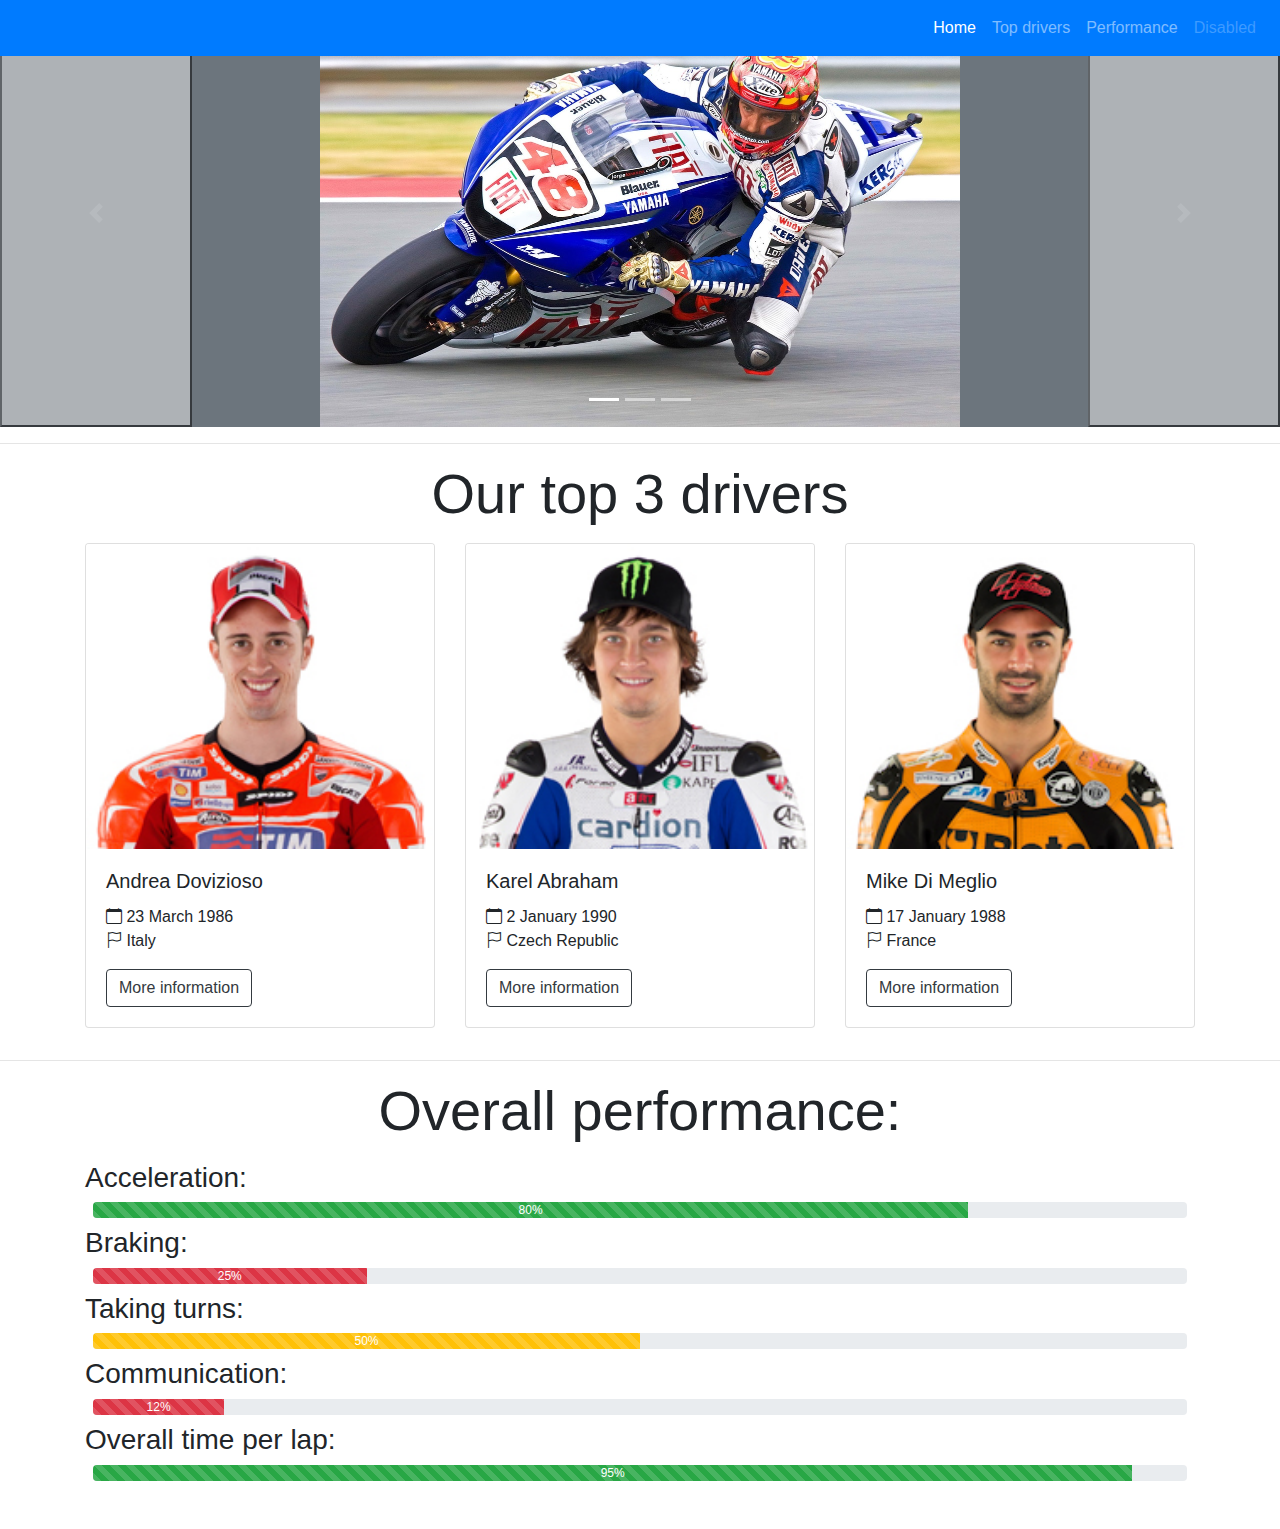
<file: templateExercise/index.html>
<!doctype html>
<html lang="en">
<head>
    <meta charset="UTF-8">
    <meta name="viewport"
          content="width=device-width, user-scalable=no, initial-scale=1.0, maximum-scale=1.0, minimum-scale=1.0">
    <meta http-equiv="X-UA-Compatible" content="ie=edge">
    <link rel="stylesheet" href="https://cdn.jsdelivr.net/npm/bootstrap@4.6.1/dist/css/bootstrap.min.css">
    <link rel="stylesheet" href="https://cdn.jsdelivr.net/npm/bootstrap-icons@1.8.1/font/bootstrap-icons.css">

    <title>Trainingssessie 6AI - Met Bootstrap</title>
</head>
<body class="">
<nav class="navbar navbar-expand-lg navbar-dark bg-primary fixed-top ">
  
  <button class="navbar-toggler" type="button" data-toggle="collapse" data-target="#navbarNav" aria-controls="navbarNav" aria-expanded="false" aria-label="Toggle navigation">
    <span class="navbar-toggler-icon"></span>
  </button>
  <div class="collapse navbar-collapse justify-content-end" id="navbarNav">
    <ul class="navbar-nav">
      <li class="nav-item active">
        <a class="nav-link" href="#">Home <span class="sr-only">(current)</span></a>
      </li>
      <li class="nav-item">
        <a class="nav-link" href="#drivers">Top drivers</a>
      </li>
      <li class="nav-item">
        <a class="nav-link" href="#performance">Performance</a>
      </li>
      <li class="nav-item">
        <a class="nav-link disabled">Disabled</a>
      </li>
    </ul>
  </div>
</nav>

<div id="carouselExampleCaptions" class="carousel slide bg-secondary" data-ride="carousel">
  <ol class="carousel-indicators">
    <li data-target="#carouselExampleCaptions" data-slide-to="0" class="active"></li>
    <li data-target="#carouselExampleCaptions" data-slide-to="1"></li>
    <li data-target="#carouselExampleCaptions" data-slide-to="2"></li>
  </ol>
  <div class="carousel-inner">
    <div class="carousel-item active">
     
      <img src="./images/carousel/1.jpg" class="d-block w-50 m-auto"  alt="1">
     
      
    </div>
    <div class="carousel-item">
      <img src="./images/carousel/2.jpg" class="d-block w-50 m-auto" alt="2">
      
    </div>
    <div class="carousel-item">
      <img src="./images/carousel/3.jpg" class="d-block w-50 m-auto" alt="3">
      
    </div>
  </div>
  <button class="carousel-control-prev" type="button" data-target="#carouselExampleCaptions" data-slide="prev">
    <span class="carousel-control-prev-icon" aria-hidden="true"></span>
    <span class="sr-only">Previous</span>
  </button>
  <button class="carousel-control-next" type="button" data-target="#carouselExampleCaptions" data-slide="next">
    <span class="carousel-control-next-icon" aria-hidden="true"></span>
    <span class="sr-only">Next</span>
  </button>
</div>

<hr>

<h2 class="display-4 text-center mb-3" id="drivers">Our top 3 drivers</h2>
<div class="container mr-auto ml-auto" >
<div class="row justify-content-center">
<div class=" col-12 col-sm-6 col-md-4 mb-3 ">
<div class="card " >
  <img src="./images/riders/rider4.jpg" class="card-img-top" alt="Andrea Dovizioso">
  <div class="card-body">
    <h5 class="card-title">Andrea Dovizioso</h5>
    <p class="card-text"><i class="bi bi-calendar"></i> 23 March 1986 <br>
    <i class="bi bi-flag"></i> Italy</p>
    <button type="button" class="btn btn-outline-dark" data-toggle="modal" data-target="#Modal4">More information</button>
  </div>
</div>
</div>
<div class=" col-12 col-sm-6 col-md-4 mb-3 ">
<div class="card" >
  <img src="./images/riders/rider17.jpg" class="card-img-top" alt="Karel Abraham">
  <div class="card-body">
    <h5 class="card-title">Karel Abraham</h5>
    <p class="card-text"><i class="bi bi-calendar"></i> 2 January 1990 <br>
    <i class="bi bi-flag"></i> Czech Republic</p>
    <button type="button" class="btn btn-outline-dark" data-toggle="modal" data-target="#Modal17">More information</button>
  </div>
</div>
</div>
<div class=" col-12 col-sm-6 col-md-4 mb-3 ">
<div class="card" >
  <img src="./images/riders/rider63.jpg" class="card-img-top" alt="Mike Di Meglio">
  <div class="card-body">
    <h5 class="card-title">Mike Di Meglio</h5>
    <p class="card-text"><i class="bi bi-calendar"></i> 17 January 1988 <br>
    <i class="bi bi-flag"></i> France</p>
    <button type="button" class="btn btn-outline-dark" data-toggle="modal" data-target="#Modal63">More information</button>
  </div>
</div>
</div>
</div>
</div>

<div class="modal" tabindex="-1" id="Modal17">
  <div class="modal-dialog modal-dialog-centered modal-dialog-scrollable">
    <div class="modal-content">
      <div class="modal-header">
        <h4 class="modal-title">Karel Abraham</h4>
        <button type="button" class="close" data-dismiss="modal" aria-label="Close">
          <span aria-hidden="true">&times;</span>
        </button>
      </div>
      <div class="modal-body">
        <h5>Career</h5>
        
        <p><strong>125cc World Championship</strong><br>
Abraham started racing in the 125cc class of the world championship in 2005, riding for Semprucci Cardion Blauer on an Aprilia motorcycle. In 2006 he rode for his father's AB Motoracing team. <br>

<strong>250cc World Championship</strong><br>
From 2007 to 2009, Abraham rode in 250cc for AB Motoracing using Aprilia motorcycles. <br>

<strong>Moto2 World Championship</strong><br>
In 2010, Abraham and AB Motoracing competed in the new Moto2 class, using RSV and FTR chassis. Abraham took his and his team's first victory in Valencia. <br>

<strong>MotoGP World Championship</strong> <br>
Abraham and the team stepped up to MotoGP in 2011, having signed a contract with Ducati, he finished the season in fourteenth place in the championship; his best results were a pair of seventh-place finishes at Jerez and Silverstone. The team remained with Ducati for 2012 and Abraham finished the season with a best result of 7th at Valencia. <br>

For 2013 Abraham switched to an ART-Aprilia running under CRT regulations, He finished the season in 24th place overall with just 5 points. CRT was restructured as the "Open" class for 2014 and Abraham took part with the new Honda RCV1000R. He obtained the 17th position in the riders' championship. In 2015 Abraham struggled with the Honda RC213V-RS and did not score any points. <br>

<strong>Superbike World Championship</strong> <br>
On 21 November 2015, Milwaukee BMW announced that Abraham would race for the team for the 2016 season of the Superbike World Championship, partnering 2015 British Superbike Championship winner Josh Brookes. <br> 

<strong>Return to MotoGP</strong><br>
Abraham returned to MotoGP in 2017 riding a Ducati for the Pull&amp;Bear Aspar Team. He remained with the team, now called Ángel Nieto Team, for 2018. He raced for Avintia Racing on a Ducati in 2019. His contract was terminated at the end of the season.</p>
      </div>
      <div class="modal-footer">
        <button type="button" class="btn btn-secondary" data-dismiss="modal">Close</button>
        
      </div>
    </div>
  </div>
</div>
<div class="modal" tabindex="-1" id="Modal4">
  <div class="modal-dialog modal-dialog-centered modal-dialog-scrollable">
    <div class="modal-content">
      <div class="modal-header">
        <h4 class="modal-title">Andrea Dovizioso</h4>
        <button type="button" class="close" data-dismiss="modal" aria-label="Close">
          <span aria-hidden="true">&times;</span>
        </button>
      </div>
      <div class="modal-body">
        <p>Andrea Dovizioso (born 23 March 1986) is an Italian professional motorcycle racer who is the 2004 125 cc World Champion. He is best known for his time with the Ducati Team in the MotoGP class, finishing championship runner-up to Marc Marquez for three consecutive seasons in 2017, 2018 and 2019. Dovizioso is one of the most successful modern MotoGP riders with 15 MotoGP victories and 62 podiums. He races for WithU Yamaha RNF MotoGP Team for the 2022 season. <br>

Dovizioso first came to prominence winning the 125 cc World Championship in 2004. He then finished third in the 250 cc World Championship in 2005 and was twice a runner-up to Jorge Lorenzo in 2006 and 2007. He made his debut in MotoGP in 2008 and immediately finished 5th in the standings as the top satellite rider earning a move to Factory Honda team in 2009. In his three seasons with Repsol Honda he scored 15 podiums including a maiden MotoGP win at Donington Park and had a highest championship position of 3rd in 2011. Doviziozo moved to Monster Yamaha Tech 3 in 2012 and finished in 4th position getting six podiums which earned him a move to Factory Ducati team in 2013. In 2016 Doviziozo recorded his first win in seven years at Malaysia. In 2017 he found the extra pace needed to challenge for the title with six wins throughout the season but Marc Marquez who also had six wins clinched the title in the final round in Valencia. The subsequent 2018 and 2019 seasons proved less successful, even though he managed to win six combined races and finished runner-up yet again to Marquez. Dovizioso left Ducati after the 2020 season due to breakdown in relations with the team. <br>

Dovizioso finished within the top five in 10 of his first 13 MotoGP seasons and is considered one of the best MotoGP riders to not win the MotoGP World Championship. He is the only rider in history to win a MotoGP race in three different decades – 2000s, 2010s and 2020s. He is nicknamed 'the Professor' due to his calculated riding approach.</p>
      </div>
      <div class="modal-footer">
        <button type="button" class="btn btn-secondary" data-dismiss="modal">Close</button>
        
      </div>
    </div>
  </div>
</div>
<div class="modal" tabindex="-1" id="Modal63">
  <div class="modal-dialog modal-dialog-centered modal-dialog-scrollable">
    <div class="modal-content">
      <div class="modal-header">
        <h4 class="modal-title">Mike Di Meglio</h4>
        <button type="button" class="close" data-dismiss="modal" aria-label="Close">
          <span aria-hidden="true">&times;</span>
        </button>
      </div>
      <div class="modal-body">
       <h5>Career in 125cc World Championship</h5>
        <p><strong>2003</strong><br>When Di Meglio turned 15 years old, he decided to accept offers by the Italian Freesoul Racing Team on Aprilia to debut in the 125cc world championship in 2003. Although he managed to score points, including 13th place at Catalunya, it was a difficult season for him, crashing often and not achieving good results. Later, at the mid-season, he was offered by the Italian MetaSystem Rg Service to replace Italian veteran Andrea Ballerini, but this time the team was on Honda, he tried to attempt to achieve his goals, but he failed to improve and didn't score any championship points. <br>
        <strong>2004</strong><br>After a disappointing 2003, Di Meglio vowed to salvage a wrecked debut. He signed with Globet.com Racing on Aprilia alongside Gino Borsoi for the 2004 Grand Prix motorcycle racing season. The start was promising with a front-row start and a fifth-place finish at South Africa, but he failed to be consistent due to several crashes. <br>
        <strong>2005</strong><br>Di Meglio stayed with the same team for 2005, but his team joined forces with Team Scot which runs on Honda machinery, the same team that helped Andrea Dovizioso win the 2004 125cc World Championship. Di Meglio was their official rider on board on a factory Honda RS125RW along with Fabrizio Lai but it was under the Kopron Racing World name. His performance improved, scoring points regularly. He performed heroically at the French Grand Prix by fighting for a podium position, finishing fourth and making his home fans happy and entertained. However, it was his podium finish in the wet British Grand Prix by finishing second place behind Julián Simón, which gave him a reputation as a wet weather expert. He also finished a credible fourth place in the hot Qatar Grand Prix ahead of future 125cc champion Thomas Luthi. The high point of the season for the Frenchman was his controversial win at the Turkish Grand Prix, when Mika Kallio crashed and race leader Luthi had run wide to avoid him. <br>
        <strong>2006</strong> <br> He joined the Fédération Française de Motocyclisme's world championship team run by Alain Bronec for 2006. The FFM Honda GP 125 team also provided him with a factory bike just like the previous season, but despite his big ambitions and a factory bike, he suffered an injury, and scored in only four races that resulted in eight points. He left the team immediately for Team Scot the following year after Portugal as the result of his performance with the team. <br>
        <strong>2007</strong><br>For 2007, Di Meglio returned to Team Scot, the team that had helped him win his first Grand Prix in 2005. He was teamed with the young Italian Stefano Musco. In the first few races, he managed to score championship points. He had a very bad crash during the qualifying session of the Spanish Grand Prix, breaking his collarbone and was forced to miss the Turkish Grand Prix as a result. He returned in China to a fourteenth-place finish and followed that with a ninth place at Le Mans. A front row start at Mugello did not come to much either as he crashed out on the third lap of the race. After this, several disappointing race results followed except in the wet race at Donington, where he finished in sixth place and in Japan, where he finished fourth despite crashing out of second place while chasing race leader Mattia Pasini. <br>
        <strong>2008</strong><br>For 2008, he was offered to ride with the Finnish Ajo Motorsport, teamed with Dominique Aegerter. He returned to Aprilia machines, but officially rides for Aprilia's sister Piaggio company, Derbi. He is riding the Derbi RSA 125 factory bike. His campaign started slowly within Qatar finishing in fourth, beaten to the podium at the line by Stefan Bradl. In Spain and Portugal, Di Meglio picked up minor points and trailed title contender Simone Corsi, but starting in China, Corsi's pace started to slip away including a crash from a minor incident with Lorenzo Zanetti and reigning world champion Gábor Talmácsi struggling that allow Di Meglio to take full advantage. A win in the shortened French Grand Prix started a consistent run lasting until at San Marino where he crashed out while fighting for third place with Corsi. At the Australian Grand Prix, Di Meglio became the only second Frenchman to win the world championship after Arnaud Vincent.


        </p>
      </div>
      <div class="modal-footer">
        <button type="button" class="btn btn-secondary" data-dismiss="modal">Close</button>
        
      </div>
    </div>
  </div>
</div>


<hr>
<h2 class="display-4 text-center mb-3" id="performance">Overall performance:</h2>
<div class="container mb-5" >
  <h3>Acceleration:</h3>
  <div class="progress m-2">
    <div class="progress-bar progress-bar-striped bg-success" role="progressbar" style="width: 80%" aria-valuenow="80" aria-valuemin="0" aria-valuemax="100">80%</div>
  </div>
  <h3>Braking:</h3>
  <div class="progress m-2">
    <div class="progress-bar progress-bar-striped bg-danger" role="progressbar" style="width: 25%" aria-valuenow="25" aria-valuemin="0" aria-valuemax="100">25%</div>
  </div>
  <h3>Taking turns:</h3>
  <div class="progress m-2">
    <div class="progress-bar progress-bar-striped bg-warning" role="progressbar" style="width: 50%" aria-valuenow="50" aria-valuemin="0" aria-valuemax="100">50%</div>
  </div>
  <h3>Communication:</h3>
  <div class="progress m-2">
    <div class="progress-bar progress-bar-striped  bg-danger" role="progressbar" style="width: 12%" aria-valuenow="12" aria-valuemin="0" aria-valuemax="100">12%</div>
  </div>
  <h3>Overall time per lap: </h3>
  <div class="progress m-2">
    <div class="progress-bar progress-bar-striped bg-success " role="progressbar" style="width: 95%" aria-valuenow="95" aria-valuemin="0" aria-valuemax="100">95%</div>
  </div>
</div>



<script src="https://cdn.jsdelivr.net/npm/jquery@3.5.1/dist/jquery.slim.min.js"></script>
<script src="https://cdn.jsdelivr.net/npm/bootstrap@4.6.1/dist/js/bootstrap.bundle.min.js"></script>
</body>
</html>
</file>
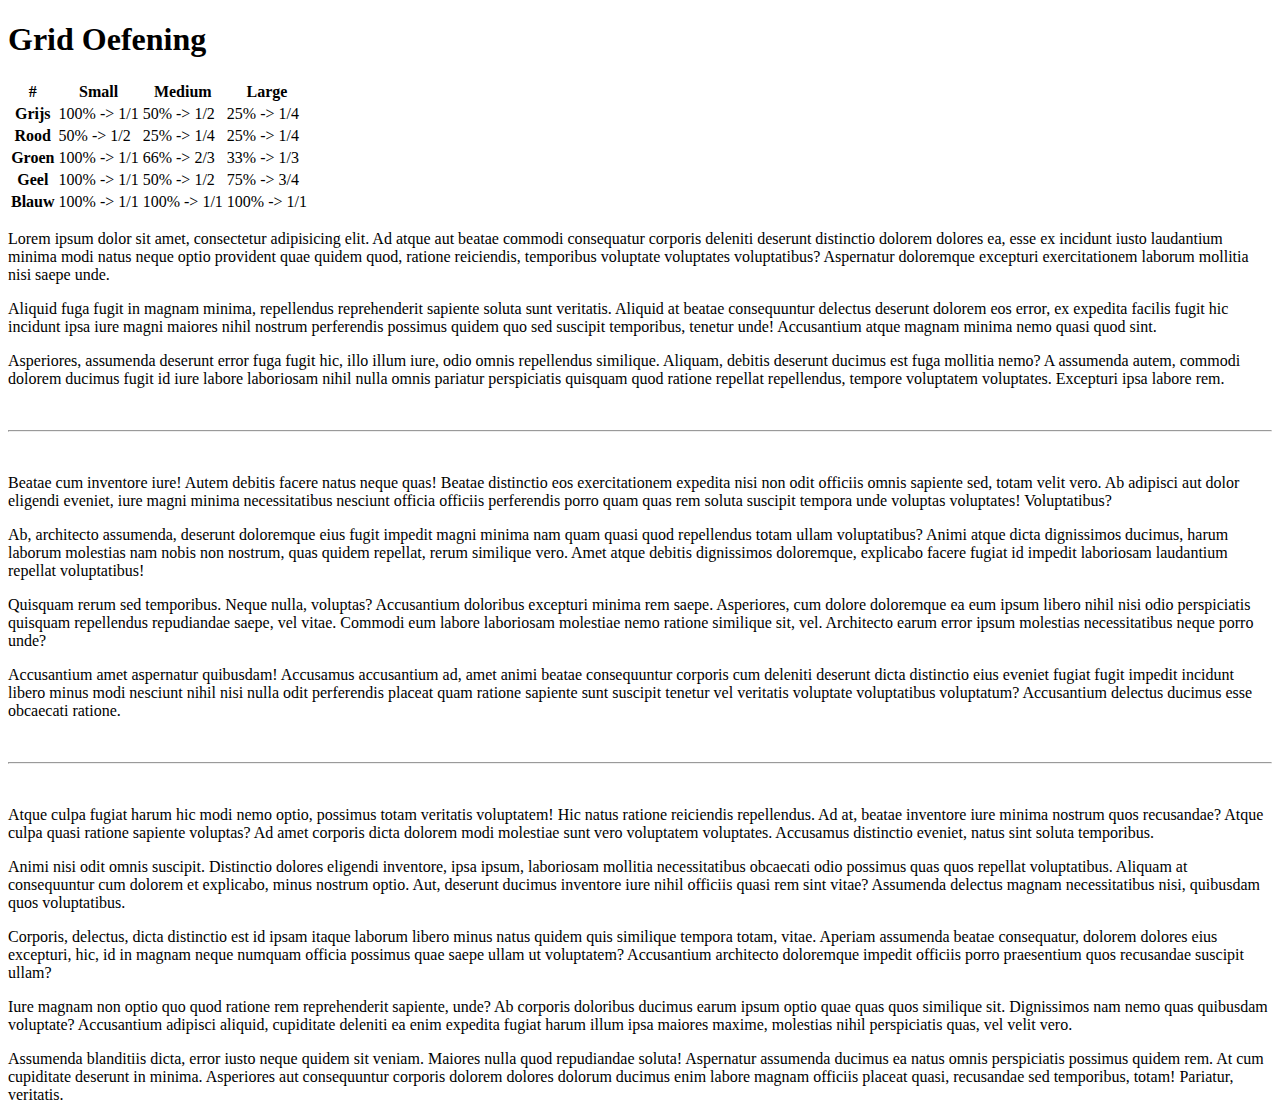
<file: grid.html>
<!doctype html>
<html lang="en">
<head>
    <!-- Required meta tags -->
    <meta charset="utf-8">
    <meta name="viewport" content="width=device-width, initial-scale=1, shrink-to-fit=no">

    <!-- Bootstrap CSS -->
    <link rel="stylesheet" href="https://cdn.jsdelivr.net/npm/bootstrap@4.6.1/dist/css/bootstrap.min.css"
          integrity="sha384-zCbKRCUGaJDkqS1kPbPd7TveP5iyJE0EjAuZQTgFLD2ylzuqKfdKlfG/eSrtxUkn" crossorigin="anonymous">

    <title>Bootstrap Grid</title>
</head>
<body class="container bg-light">
<h1 class="text-center">Grid Oefening</h1>
<table class="table table-striped table-secondary">
    <thead>
    <tr>
        <th scope="col">#</th>
        <th scope="col">Small</th>
        <th scope="col">Medium</th>
        <th scope="col">Large</th>
    </tr>
    </thead>
    <tbody>
    <tr>
        <th scope="row">Grijs</th>
        <td>100% -> 1/1</td>
        <td>50% -> 1/2</td>
        <td>25% -> 1/4</td>
    </tr>
    <tr>
        <th scope="row">Rood</th>
        <td>50% -> 1/2</td>
        <td>25% -> 1/4</td>
        <td>25% -> 1/4</td>
    </tr>
    <tr>
        <th scope="row">Groen</th>
        <td>100% -> 1/1</td>
        <td>66% -> 2/3</td>
        <td>33% -> 1/3</td>
    </tr>
    <tr>
        <th scope="row">Geel</th>
        <td>100% -> 1/1</td>
        <td>50% -> 1/2</td>
        <td>75% -> 3/4</td>
    </tr>
    <tr>
        <th scope="row">Blauw</th>
        <td>100% -> 1/1</td>
        <td>100% -> 1/1</td>
        <td>100% -> 1/1</td>
    </tr>
    </tbody>
</table>
<div class="">
    <p class="bg-secondary">Lorem ipsum dolor sit amet, consectetur adipisicing elit. Ad atque aut beatae commodi
        consequatur corporis deleniti
        deserunt distinctio dolorem dolores ea, esse ex incidunt iusto laudantium minima modi natus neque optio
        provident
        quae quidem quod, ratione reiciendis, temporibus voluptate voluptates voluptatibus? Aspernatur doloremque
        excepturi
        exercitationem laborum mollitia nisi saepe unde.</p>

    <p class="bg-warning">Aliquid fuga fugit in magnam minima, repellendus reprehenderit sapiente soluta sunt veritatis.
        Aliquid at beatae
        consequuntur delectus deserunt dolorem eos error, ex expedita facilis fugit hic incidunt ipsa iure magni maiores
        nihil nostrum perferendis possimus quidem quo sed suscipit temporibus, tenetur unde! Accusantium atque magnam
        minima
        nemo quasi quod sint.</p>

    <p class="bg-primary">Asperiores, assumenda deserunt error fuga fugit hic, illo illum iure, odio omnis repellendus
        similique. Aliquam,
        debitis deserunt ducimus est fuga mollitia nemo? A assumenda autem, commodi dolorem ducimus fugit id iure labore
        laboriosam nihil nulla omnis pariatur perspiciatis quisquam quod ratione repellat repellendus, tempore
        voluptatem
        voluptates. Excepturi ipsa labore rem.</p>
</div>
<br>
<hr>
<br>
<div class="">
    <p class="bg-warning">Beatae cum inventore iure! Autem debitis facere natus neque quas! Beatae distinctio eos
        exercitationem expedita nisi
        non odit officiis omnis sapiente sed, totam velit vero. Ab adipisci aut dolor eligendi eveniet, iure magni
        minima
        necessitatibus nesciunt officia officiis perferendis porro quam quas rem soluta suscipit tempora unde voluptas
        voluptates! Voluptatibus?</p>

    <p class="bg-success">Ab, architecto assumenda, deserunt doloremque eius fugit impedit magni minima nam quam quasi quod repellendus
        totam
        ullam voluptatibus? Animi atque dicta dignissimos ducimus, harum laborum molestias nam nobis non nostrum, quas
        quidem repellat, rerum similique vero. Amet atque debitis dignissimos doloremque, explicabo facere fugiat id
        impedit
        laboriosam laudantium repellat voluptatibus!</p>

    <p class="bg-success">Quisquam rerum sed temporibus. Neque nulla, voluptas? Accusantium doloribus excepturi minima rem saepe.
        Asperiores,
        cum dolore doloremque ea eum ipsum libero nihil nisi odio perspiciatis quisquam repellendus repudiandae saepe,
        vel
        vitae. Commodi eum labore laboriosam molestiae nemo ratione similique sit, vel. Architecto earum error ipsum
        molestias necessitatibus neque porro unde?</p>

    <p class="bg-success">Accusantium amet aspernatur quibusdam! Accusamus accusantium ad, amet animi beatae consequuntur corporis cum
        deleniti
        deserunt dicta distinctio eius eveniet fugiat fugit impedit incidunt libero minus modi nesciunt nihil nisi nulla
        odit perferendis placeat quam ratione sapiente sunt suscipit tenetur vel veritatis voluptate voluptatibus
        voluptatum? Accusantium delectus ducimus esse obcaecati ratione.</p>
</div>
<br>
<hr>
<br>
<div class="">
    <p class="bg-secondary">Atque culpa fugiat harum hic modi nemo optio, possimus totam veritatis voluptatem! Hic natus ratione reiciendis
        repellendus. Ad at, beatae inventore iure minima nostrum quos recusandae? Atque culpa quasi ratione sapiente
        voluptas? Ad amet corporis dicta dolorem modi molestiae sunt vero voluptatem voluptates. Accusamus distinctio
        eveniet, natus sint soluta temporibus.</p>

    <p class="bg-danger">Animi nisi odit omnis suscipit. Distinctio dolores eligendi inventore, ipsa ipsum, laboriosam mollitia
        necessitatibus
        obcaecati odio possimus quas quos repellat voluptatibus. Aliquam at consequuntur cum dolorem et explicabo, minus
        nostrum optio. Aut, deserunt ducimus inventore iure nihil officiis quasi rem sint vitae? Assumenda delectus
        magnam
        necessitatibus nisi, quibusdam quos voluptatibus.</p>

    <p class="bg-secondary">Corporis, delectus, dicta distinctio est id ipsam itaque laborum libero minus natus quidem quis similique tempora
        totam, vitae. Aperiam assumenda beatae consequatur, dolorem dolores eius excepturi, hic, id in magnam neque
        numquam
        officia possimus quae saepe ullam ut voluptatem? Accusantium architecto doloremque impedit officiis porro
        praesentium quos recusandae suscipit ullam?</p>

    <p class="bg-danger">Iure magnam non optio quo quod ratione rem reprehenderit sapiente, unde? Ab corporis doloribus ducimus earum
        ipsum
        optio quae quas quos similique sit. Dignissimos nam nemo quas quibusdam voluptate? Accusantium adipisci aliquid,
        cupiditate deleniti ea enim expedita fugiat harum illum ipsa maiores maxime, molestias nihil perspiciatis quas,
        vel
        velit vero.</p>

    <p class="bg-primary">Assumenda blanditiis dicta, error iusto neque quidem sit veniam. Maiores nulla quod repudiandae soluta!
        Aspernatur
        assumenda ducimus ea natus omnis perspiciatis possimus quidem rem. At cum cupiditate deserunt in minima.
        Asperiores
        aut consequuntur corporis dolorem dolores dolorum ducimus enim labore magnam officiis placeat quasi, recusandae
        sed
        temporibus, totam! Pariatur, veritatis.</p>
</div>
<!-- Optional JavaScript; choose one of the two! -->

<!-- Option 1: jQuery and Bootstrap Bundle (includes Popper) -->
<script src="https://cdn.jsdelivr.net/npm/jquery@3.5.1/dist/jquery.slim.min.js"
        integrity="sha384-DfXdz2htPH0lsSSs5nCTpuj/zy4C+OGpamoFVy38MVBnE+IbbVYUew+OrCXaRkfj"
        crossorigin="anonymous"></script>
<script src="https://cdn.jsdelivr.net/npm/bootstrap@4.6.1/dist/js/bootstrap.bundle.min.js"
        integrity="sha384-fQybjgWLrvvRgtW6bFlB7jaZrFsaBXjsOMm/tB9LTS58ONXgqbR9W8oWht/amnpF"
        crossorigin="anonymous"></script>

<!-- Option 2: Separate Popper and Bootstrap JS -->
<!--
<script src="https://cdn.jsdelivr.net/npm/jquery@3.5.1/dist/jquery.slim.min.js" integrity="sha384-DfXdz2htPH0lsSSs5nCTpuj/zy4C+OGpamoFVy38MVBnE+IbbVYUew+OrCXaRkfj" crossorigin="anonymous"></script>
<script src="https://cdn.jsdelivr.net/npm/popper.js@1.16.1/dist/umd/popper.min.js" integrity="sha384-9/reFTGAW83EW2RDu2S0VKaIzap3H66lZH81PoYlFhbGU+6BZp6G7niu735Sk7lN" crossorigin="anonymous"></script>
<script src="https://cdn.jsdelivr.net/npm/bootstrap@4.6.1/dist/js/bootstrap.min.js" integrity="sha384-VHvPCCyXqtD5DqJeNxl2dtTyhF78xXNXdkwX1CZeRusQfRKp+tA7hAShOK/B/fQ2" crossorigin="anonymous"></script>
-->
</body>
</html>
</file>
